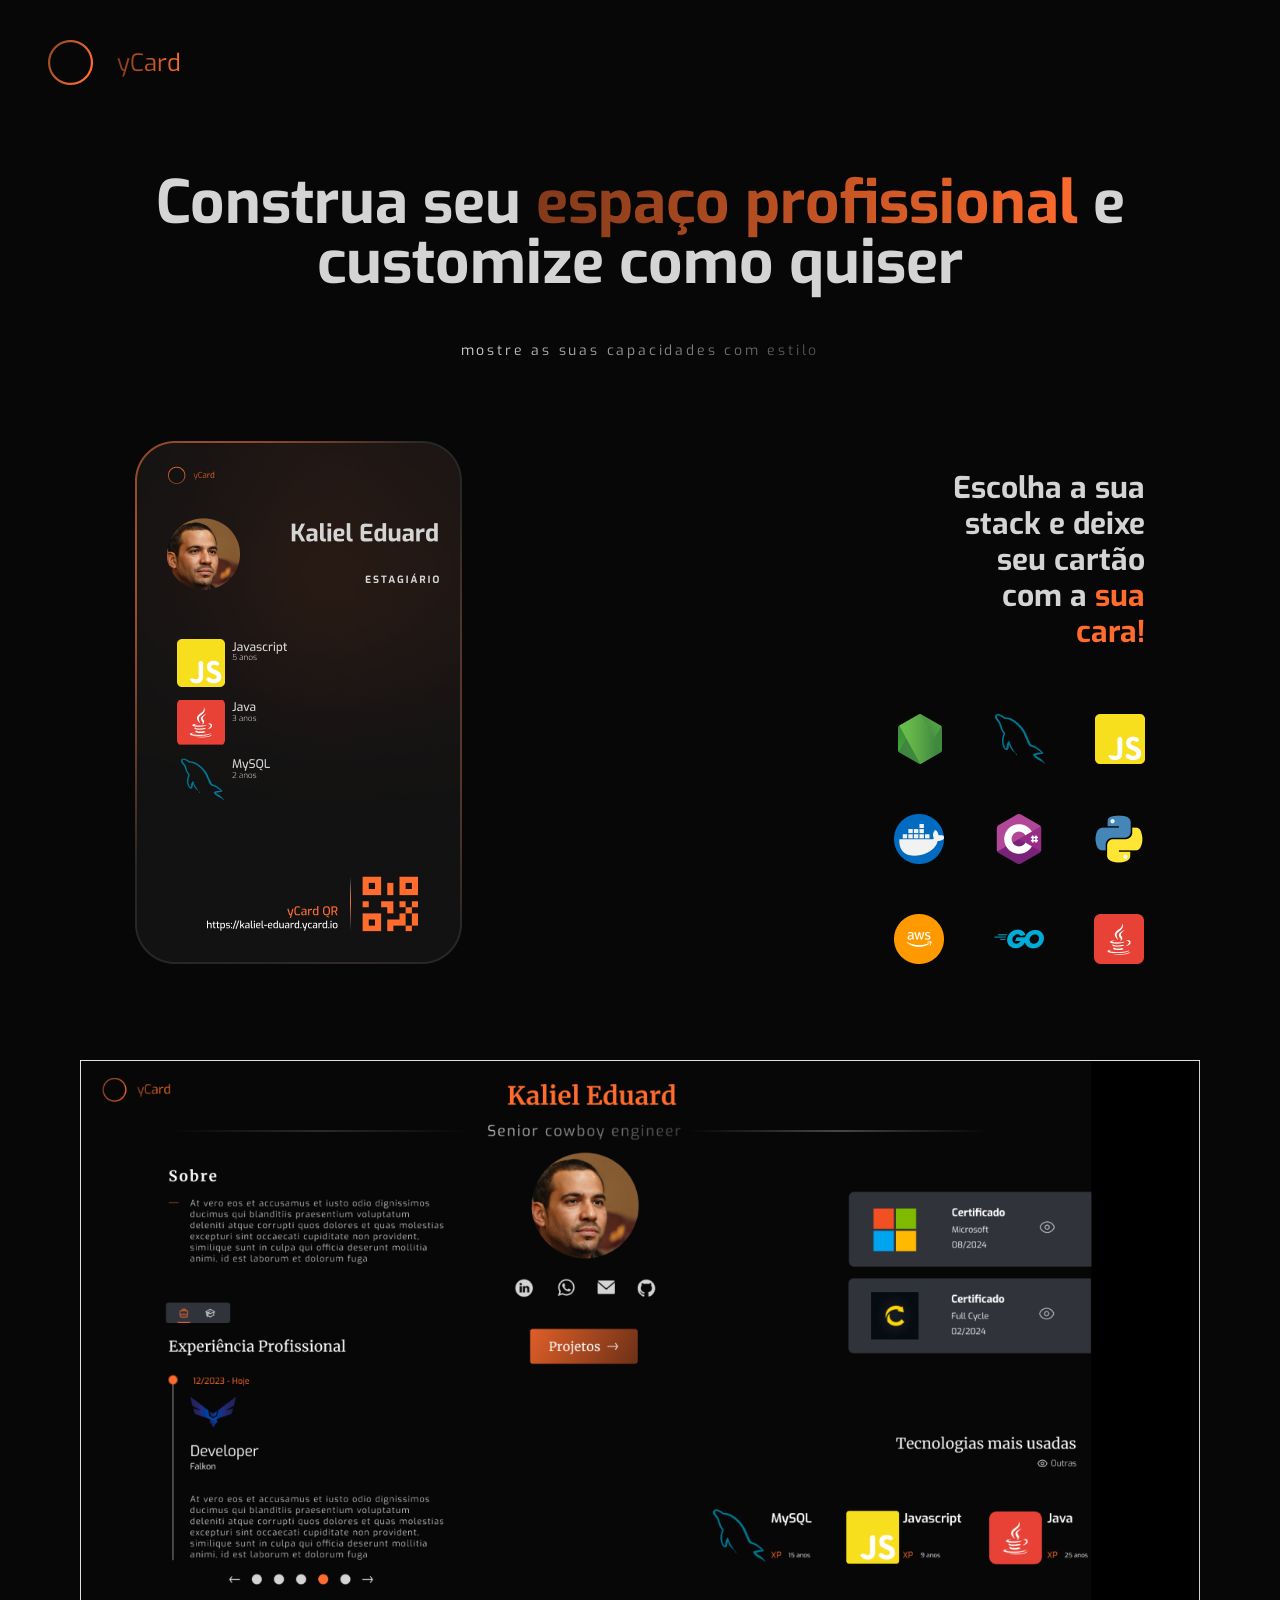
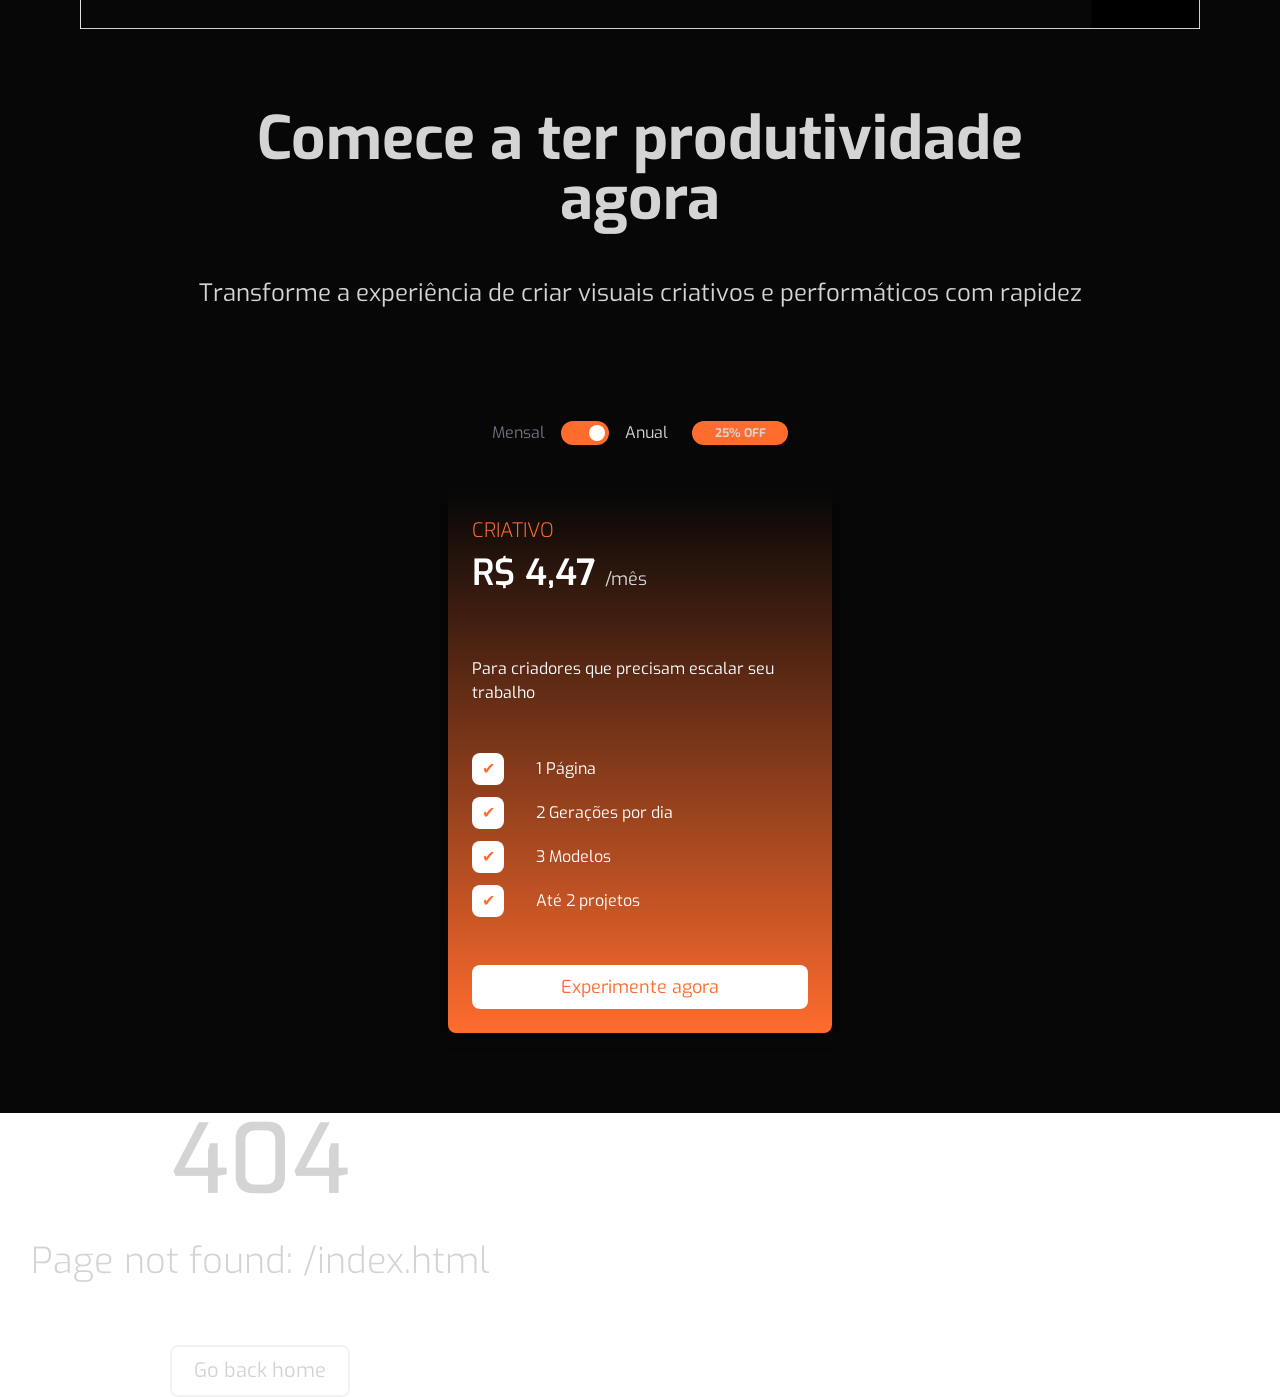
<file: index.html>
<!DOCTYPE html><html  data-capo=""><head><meta charset="utf-8">
<meta name="viewport" content="width=device-width, initial-scale=1">
<style>@import url("https://fonts.googleapis.com/css2?family=Exo:wght@400;500;700&display=swap");*,:after,:before{--tw-border-spacing-x:0;--tw-border-spacing-y:0;--tw-translate-x:0;--tw-translate-y:0;--tw-rotate:0;--tw-skew-x:0;--tw-skew-y:0;--tw-scale-x:1;--tw-scale-y:1;--tw-pan-x: ;--tw-pan-y: ;--tw-pinch-zoom: ;--tw-scroll-snap-strictness:proximity;--tw-gradient-from-position: ;--tw-gradient-via-position: ;--tw-gradient-to-position: ;--tw-ordinal: ;--tw-slashed-zero: ;--tw-numeric-figure: ;--tw-numeric-spacing: ;--tw-numeric-fraction: ;--tw-ring-inset: ;--tw-ring-offset-width:0px;--tw-ring-offset-color:#fff;--tw-ring-color:rgba(59,130,246,.5);--tw-ring-offset-shadow:0 0 #0000;--tw-ring-shadow:0 0 #0000;--tw-shadow:0 0 #0000;--tw-shadow-colored:0 0 #0000;--tw-blur: ;--tw-brightness: ;--tw-contrast: ;--tw-grayscale: ;--tw-hue-rotate: ;--tw-invert: ;--tw-saturate: ;--tw-sepia: ;--tw-drop-shadow: ;--tw-backdrop-blur: ;--tw-backdrop-brightness: ;--tw-backdrop-contrast: ;--tw-backdrop-grayscale: ;--tw-backdrop-hue-rotate: ;--tw-backdrop-invert: ;--tw-backdrop-opacity: ;--tw-backdrop-saturate: ;--tw-backdrop-sepia: ;--tw-contain-size: ;--tw-contain-layout: ;--tw-contain-paint: ;--tw-contain-style: }::backdrop{--tw-border-spacing-x:0;--tw-border-spacing-y:0;--tw-translate-x:0;--tw-translate-y:0;--tw-rotate:0;--tw-skew-x:0;--tw-skew-y:0;--tw-scale-x:1;--tw-scale-y:1;--tw-pan-x: ;--tw-pan-y: ;--tw-pinch-zoom: ;--tw-scroll-snap-strictness:proximity;--tw-gradient-from-position: ;--tw-gradient-via-position: ;--tw-gradient-to-position: ;--tw-ordinal: ;--tw-slashed-zero: ;--tw-numeric-figure: ;--tw-numeric-spacing: ;--tw-numeric-fraction: ;--tw-ring-inset: ;--tw-ring-offset-width:0px;--tw-ring-offset-color:#fff;--tw-ring-color:rgba(59,130,246,.5);--tw-ring-offset-shadow:0 0 #0000;--tw-ring-shadow:0 0 #0000;--tw-shadow:0 0 #0000;--tw-shadow-colored:0 0 #0000;--tw-blur: ;--tw-brightness: ;--tw-contrast: ;--tw-grayscale: ;--tw-hue-rotate: ;--tw-invert: ;--tw-saturate: ;--tw-sepia: ;--tw-drop-shadow: ;--tw-backdrop-blur: ;--tw-backdrop-brightness: ;--tw-backdrop-contrast: ;--tw-backdrop-grayscale: ;--tw-backdrop-hue-rotate: ;--tw-backdrop-invert: ;--tw-backdrop-opacity: ;--tw-backdrop-saturate: ;--tw-backdrop-sepia: ;--tw-contain-size: ;--tw-contain-layout: ;--tw-contain-paint: ;--tw-contain-style: }

/*! tailwindcss v3.4.12 | MIT License | https://tailwindcss.com*/*,:after,:before{border:0 solid #e5e7eb;box-sizing:border-box}:after,:before{--tw-content:""}:host,html{line-height:1.5;-webkit-text-size-adjust:100%;font-family:ui-sans-serif,system-ui,sans-serif,Apple Color Emoji,Segoe UI Emoji,Segoe UI Symbol,Noto Color Emoji;font-feature-settings:normal;font-variation-settings:normal;-moz-tab-size:4;-o-tab-size:4;tab-size:4;-webkit-tap-highlight-color:transparent}body{line-height:inherit;margin:0}hr{border-top-width:1px;color:inherit;height:0}abbr:where([title]){-webkit-text-decoration:underline dotted;text-decoration:underline dotted}h1,h2,h3,h4,h5,h6{font-size:inherit;font-weight:inherit}a{color:inherit;text-decoration:inherit}b,strong{font-weight:bolder}code,kbd,pre,samp{font-family:ui-monospace,SFMono-Regular,Menlo,Monaco,Consolas,Liberation Mono,Courier New,monospace;font-feature-settings:normal;font-size:1em;font-variation-settings:normal}small{font-size:80%}sub,sup{font-size:75%;line-height:0;position:relative;vertical-align:baseline}sub{bottom:-.25em}sup{top:-.5em}table{border-collapse:collapse;border-color:inherit;text-indent:0}button,input,optgroup,select,textarea{color:inherit;font-family:inherit;font-feature-settings:inherit;font-size:100%;font-variation-settings:inherit;font-weight:inherit;letter-spacing:inherit;line-height:inherit;margin:0;padding:0}button,select{text-transform:none}button,input:where([type=button]),input:where([type=reset]),input:where([type=submit]){-webkit-appearance:button;background-color:transparent;background-image:none}:-moz-focusring{outline:auto}:-moz-ui-invalid{box-shadow:none}progress{vertical-align:baseline}::-webkit-inner-spin-button,::-webkit-outer-spin-button{height:auto}[type=search]{-webkit-appearance:textfield;outline-offset:-2px}::-webkit-search-decoration{-webkit-appearance:none}::-webkit-file-upload-button{-webkit-appearance:button;font:inherit}summary{display:list-item}blockquote,dd,dl,figure,h1,h2,h3,h4,h5,h6,hr,p,pre{margin:0}fieldset{margin:0}fieldset,legend{padding:0}menu,ol,ul{list-style:none;margin:0;padding:0}dialog{padding:0}textarea{resize:vertical}input::-moz-placeholder,textarea::-moz-placeholder{color:#9ca3af;opacity:1}input::placeholder,textarea::placeholder{color:#9ca3af;opacity:1}[role=button],button{cursor:pointer}:disabled{cursor:default}audio,canvas,embed,iframe,img,object,svg,video{display:block;vertical-align:middle}img,video{height:auto;max-width:100%}[hidden]{display:none}.absolute{position:absolute}.relative{position:relative}.right-20{right:5rem}.top-20{top:5rem}.z-0{z-index:0}.z-10{z-index:10}.mb-20{margin-bottom:5rem}.ml-6{margin-left:1.5rem}.mr-4{margin-right:1rem}.mt-10{margin-top:2.5rem}.mt-12{margin-top:3rem}.mt-16{margin-top:4rem}.mt-2{margin-top:.5rem}.mt-20{margin-top:5rem}.mt-24{margin-top:6rem}.mt-4{margin-top:1rem}.mt-8{margin-top:2rem}.flex{display:flex}.hidden{display:none}.h-4{height:1rem}.h-6{height:1.5rem}.w-10\/12{width:83.333333%}.w-12{width:3rem}.w-2\/3{width:66.666667%}.w-24{width:6rem}.w-4{width:1rem}.w-6{width:1.5rem}.w-fit{width:-moz-fit-content;width:fit-content}.w-full{width:100%}.max-w-sm{max-width:24rem}.flex-grow{flex-grow:1}.translate-x-6{--tw-translate-x:1.5rem}.transform,.translate-x-6{transform:translate(var(--tw-translate-x),var(--tw-translate-y)) rotate(var(--tw-rotate)) skewX(var(--tw-skew-x)) skewY(var(--tw-skew-y)) scaleX(var(--tw-scale-x)) scaleY(var(--tw-scale-y))}.cursor-pointer{cursor:pointer}.flex-col{flex-direction:column}.items-center{align-items:center}.justify-center{justify-content:center}.space-x-2>:not([hidden])~:not([hidden]){--tw-space-x-reverse:0;margin-left:calc(.5rem*(1 - var(--tw-space-x-reverse)));margin-right:calc(.5rem*var(--tw-space-x-reverse))}.space-x-4>:not([hidden])~:not([hidden]){--tw-space-x-reverse:0;margin-left:calc(1rem*(1 - var(--tw-space-x-reverse)));margin-right:calc(1rem*var(--tw-space-x-reverse))}.space-x-8>:not([hidden])~:not([hidden]){--tw-space-x-reverse:0;margin-left:calc(2rem*(1 - var(--tw-space-x-reverse)));margin-right:calc(2rem*var(--tw-space-x-reverse))}.space-y-3>:not([hidden])~:not([hidden]){--tw-space-y-reverse:0;margin-bottom:calc(.75rem*var(--tw-space-y-reverse));margin-top:calc(.75rem*(1 - var(--tw-space-y-reverse)))}.rounded-full{border-radius:9999px}.rounded-lg{border-radius:.5rem}.bg-dark{--tw-bg-opacity:1;background-color:rgb(7 7 7/var(--tw-bg-opacity))}.bg-gray-700{--tw-bg-opacity:1;background-color:rgb(55 65 81/var(--tw-bg-opacity))}.bg-primary{--tw-bg-opacity:1;background-color:rgb(255 108 46/var(--tw-bg-opacity))}.bg-transparent{background-color:transparent}.bg-white{--tw-bg-opacity:1;background-color:rgb(255 255 255/var(--tw-bg-opacity))}.p-1{padding:.25rem}.p-10{padding:2.5rem}.p-2{padding:.5rem}.p-20{padding:5rem}.p-4{padding:1rem}.p-6{padding:1.5rem}.px-2{padding-left:.5rem;padding-right:.5rem}.py-1{padding-bottom:.25rem;padding-top:.25rem}.py-2{padding-bottom:.5rem;padding-top:.5rem}.text-center{text-align:center}.text-2xl{font-size:1.5rem;line-height:2rem}.text-3xl{font-size:1.875rem;line-height:2.25rem}.text-4xl{font-size:2.25rem;line-height:2.5rem}.text-lg{font-size:1.125rem;line-height:1.75rem}.text-sm{font-size:.875rem;line-height:1.25rem}.text-xl{font-size:1.25rem;line-height:1.75rem}.text-xs{font-size:.75rem;line-height:1rem}.font-bold{font-weight:700}.font-light{font-weight:300}.font-normal{font-weight:400}.font-semibold{font-weight:600}.text-gray-500{--tw-text-opacity:1;color:rgb(107 114 128/var(--tw-text-opacity))}.text-primary{--tw-text-opacity:1;color:rgb(255 108 46/var(--tw-text-opacity))}.text-secondary{--tw-text-opacity:1;color:rgb(49 51 59/var(--tw-text-opacity))}.text-white{--tw-text-opacity:1;color:rgb(255 255 255/var(--tw-text-opacity))}.shadow-lg{--tw-shadow:0 10px 15px -3px rgba(0,0,0,.1),0 4px 6px -4px rgba(0,0,0,.1);--tw-shadow-colored:0 10px 15px -3px var(--tw-shadow-color),0 4px 6px -4px var(--tw-shadow-color);box-shadow:var(--tw-ring-offset-shadow,0 0 #0000),var(--tw-ring-shadow,0 0 #0000),var(--tw-shadow)}.transition-colors{transition-duration:.15s;transition-property:color,background-color,border-color,text-decoration-color,fill,stroke;transition-timing-function:cubic-bezier(.4,0,.2,1)}.transition-transform{transition-duration:.15s;transition-property:transform;transition-timing-function:cubic-bezier(.4,0,.2,1)}:root{--color-primary:#ff6c2e;--background-color:#070707;--font-color:#d4d4d4;--dark:#070707}*{color:var(--font-color);font-family:Exo,sans-serif}.linear-dark-text{background:linear-gradient(to right,var(--dark) -100%,var(--color-primary));-webkit-background-clip:text;-webkit-text-fill-color:transparent}.linear-light-text{background:linear-gradient(to right,var(--font-color),var(--dark) 150%);-webkit-background-clip:text;-webkit-text-fill-color:transparent}.linear-container{background:linear-gradient(to top,var(--color-primary),var(--dark))}.hover\:bg-gray-300:hover{--tw-bg-opacity:1;background-color:rgb(209 213 219/var(--tw-bg-opacity))}.hover\:bg-orange-800:hover{--tw-bg-opacity:1;background-color:rgb(154 52 18/var(--tw-bg-opacity))}@media (min-width:1024px){.lg\:ml-12{margin-left:3rem}.lg\:mr-auto{margin-right:auto}.lg\:mt-0{margin-top:0}.lg\:mt-auto{margin-top:auto}.lg\:w-1\/2{width:50%}.lg\:w-1\/3{width:33.333333%}.lg\:w-full{width:100%}.lg\:flex-row{flex-direction:row}.lg\:items-end{align-items:flex-end}.lg\:justify-center{justify-content:center}.lg\:space-x-64>:not([hidden])~:not([hidden]){--tw-space-x-reverse:0;margin-left:calc(16rem*(1 - var(--tw-space-x-reverse)));margin-right:calc(16rem*var(--tw-space-x-reverse))}.lg\:text-right{text-align:right}.lg\:text-2xl{font-size:1.5rem;line-height:2rem}.lg\:text-3xl{font-size:1.875rem;line-height:2.25rem}.lg\:text-6xl{font-size:3.75rem;line-height:1}}</style>
<style>.title[data-v-9dd36fce]{max-width:1200px}</style>
<style>.check-box[data-v-da3dc729]{border-radius:8px;padding:16px}</style>
<link rel="preload" as="fetch" crossorigin="anonymous" href="/_payload.json?8318a8e1-67ab-4a75-a7f9-64011640892a">
<link rel="modulepreload" as="script" crossorigin href="/_nuxt/Dbm0k5gA.js">
<link rel="modulepreload" as="script" crossorigin href="/_nuxt/DhPIBBgq.js">
<link rel="prefetch" as="script" crossorigin href="/_nuxt/Cs9T6SJB.js">
<link rel="prefetch" as="script" crossorigin href="/_nuxt/tyH7UFsG.js">
<link rel="prefetch" as="script" crossorigin href="/_nuxt/oy2mrQcP.js">
<link rel="prefetch" as="image" type="image/png" href="/_nuxt/logo-ycard-bigger.B6vfu8tA.png">
<link rel="prefetch" as="image" type="image/png" href="/_nuxt/card.BCu4bhkm.png">
<link rel="prefetch" as="image" type="image/png" href="/_nuxt/tech-icons.BR_L5zFy.png">
<link rel="prefetch" as="image" type="image/png" href="/_nuxt/app.DFzFA8Hm.png">
<script type="module" src="/_nuxt/Dbm0k5gA.js" crossorigin></script></head><body><div id="__nuxt"><div><div class="bg-dark flex flex-col items-center" data-v-9dd36fce><div class="flex items-center justify-center mt-10 lg:mr-auto" data-v-9dd36fce><img class="lg:ml-12" src="[data-uri]" alt="ycard-logo" data-v-9dd36fce><span class="linear-dark-text ml-6 text-2xl" data-v-9dd36fce>yCard</span></div><div class="flex bg-transparent mt-10 p-10" style="position:relative;height:auto;" data-v-9dd36fce><div class="flex-grow z-10 bg-transparent p-2" style="width:100%;" data-v-9dd36fce><h1 class="title text-4xl tablet:text-7xl font-bold text-center bg-transparent lg:text-6xl" style="width:100%;" data-v-9dd36fce> Construa seu <span class="linear-dark-text" data-v-9dd36fce> espaço profissional </span> e customize como quiser </h1></div><img class="hidden laptop:block absolute top-20 right-20 z-0" src="/_nuxt/logo-ycard-bigger.B6vfu8tA.png" alt="logo-blur" data-v-9dd36fce></div><div class="flex items-center justify-center" data-v-9dd36fce><p class="linear-light-text tablet:text-xl z-10 text-sm lg:mt-0" style="letter-spacing:0.2em;" data-v-9dd36fce> mostre as suas capacidades com estilo </p></div><div class="flex flex-col items-center mt-20 lg:flex-row lg:space-x-64 lg:justify-center lg:w-full" data-v-9dd36fce><img class="lg:mt-auto w-fit" src="/_nuxt/card.BCu4bhkm.png" alt="card" data-v-9dd36fce><div class="mt-20 flex flex-col text-2xl font-bold text-center w-full lg:w-1/3 lg:mt-auto lg:items-end" data-v-9dd36fce><div class="lg:text-3xl lg:w-1/2 lg:text-right" data-v-9dd36fce> Escolha a sua stack e deixe seu cartão com a <span style="color:var(--color-primary);" data-v-9dd36fce>sua cara!</span></div><div class="w-full mt-16 flex flex-col justify-center items-center lg:items-end" data-v-9dd36fce><div class="" data-v-9dd36fce><img src="/_nuxt/tech-icons.BR_L5zFy.png" alt="tech-icons" data-v-9dd36fce></div></div></div></div><img class="w-fit p-20 mt-4" src="/_nuxt/app.DFzFA8Hm.png" alt="card" data-v-9dd36fce><div class="text-3xl font-bold text-center w-2/3 lg:text-6xl" data-v-9dd36fce> Comece a ter produtividade agora </div><div class="p-4 text-center mt-8 lg:text-2xl" data-v-9dd36fce> Transforme a experiência de criar visuais criativos e performáticos com rapidez </div><div class="flex items-center space-x-4 mt-24" data-v-9dd36fce><span class="text-gray-500">Mensal</span><div class="relative cursor-pointer"><div class="bg-primary bg-gray-700 w-12 h-6 rounded-full p-1 transition-colors"><div class="translate-x-6 bg-white w-4 h-4 rounded-full transition-transform transform"></div></div></div><div class="flex items-center space-x-2"><span class="mr-4">Anual</span><span class="white bg-primary px-2 py-1 rounded-full text-xs font-bold w-24 text-center"> 25% OFF </span></div></div><div class="rounded-lg shadow-lg p-6 w-10/12 max-w-sm mb-20 linear-container mt-12" data-v-9dd36fce data-v-da3dc729><h2 class="text-primary text-xl font-light" data-v-da3dc729>CRIATIVO</h2><p class="text-white text-4xl font-semibold mt-2" data-v-da3dc729>R$ 4,47 <span class="text-lg font-normal" data-v-da3dc729>/mês</span></p><p class="text-white mt-16" data-v-da3dc729>Para criadores que precisam escalar seu trabalho</p><ul class="mt-12 space-y-3" data-v-da3dc729><li class="flex items-center space-x-8" data-v-da3dc729><span class="check-box bg-white text-primary w-6 h-6 flex items-center justify-center" data-v-da3dc729>✔</span><span class="text-white" data-v-da3dc729>1 Página</span></li><li class="flex items-center space-x-8" data-v-da3dc729><span class="check-box bg-white text-primary w-6 h-6 flex items-center justify-center" data-v-da3dc729>✔</span><span class="text-white" data-v-da3dc729>2 Gerações por dia</span></li><li class="flex items-center space-x-8" data-v-da3dc729><span class="check-box bg-white text-primary w-6 h-6 flex items-center justify-center" data-v-da3dc729>✔</span><span class="text-white" data-v-da3dc729>3 Modelos</span></li><li class="flex items-center space-x-8" data-v-da3dc729><span class="check-box bg-white text-primary w-6 h-6 flex items-center justify-center" data-v-da3dc729>✔</span><span class="text-white" data-v-da3dc729>Até 2 projetos</span></li></ul><button class="bg-white mt-12 w-full text-primary text-lg py-2 rounded-lg hover:bg-gray-300 transition-colors" data-v-da3dc729> Experimente agora </button></div></div></div></div><div id="teleports"></div><script type="application/json" data-nuxt-data="nuxt-app" data-ssr="true" id="__NUXT_DATA__" data-src="/_payload.json?8318a8e1-67ab-4a75-a7f9-64011640892a">[{"state":1,"once":3,"_errors":4,"serverRendered":6,"path":7,"prerenderedAt":8},["Reactive",2],{},["Set"],["ShallowReactive",5],{},true,"/",1727020494072]</script>
<script>window.__NUXT__={};window.__NUXT__.config={public:{},app:{baseURL:"/",buildId:"8318a8e1-67ab-4a75-a7f9-64011640892a",buildAssetsDir:"/_nuxt/",cdnURL:""}}</script></body></html>
</file>
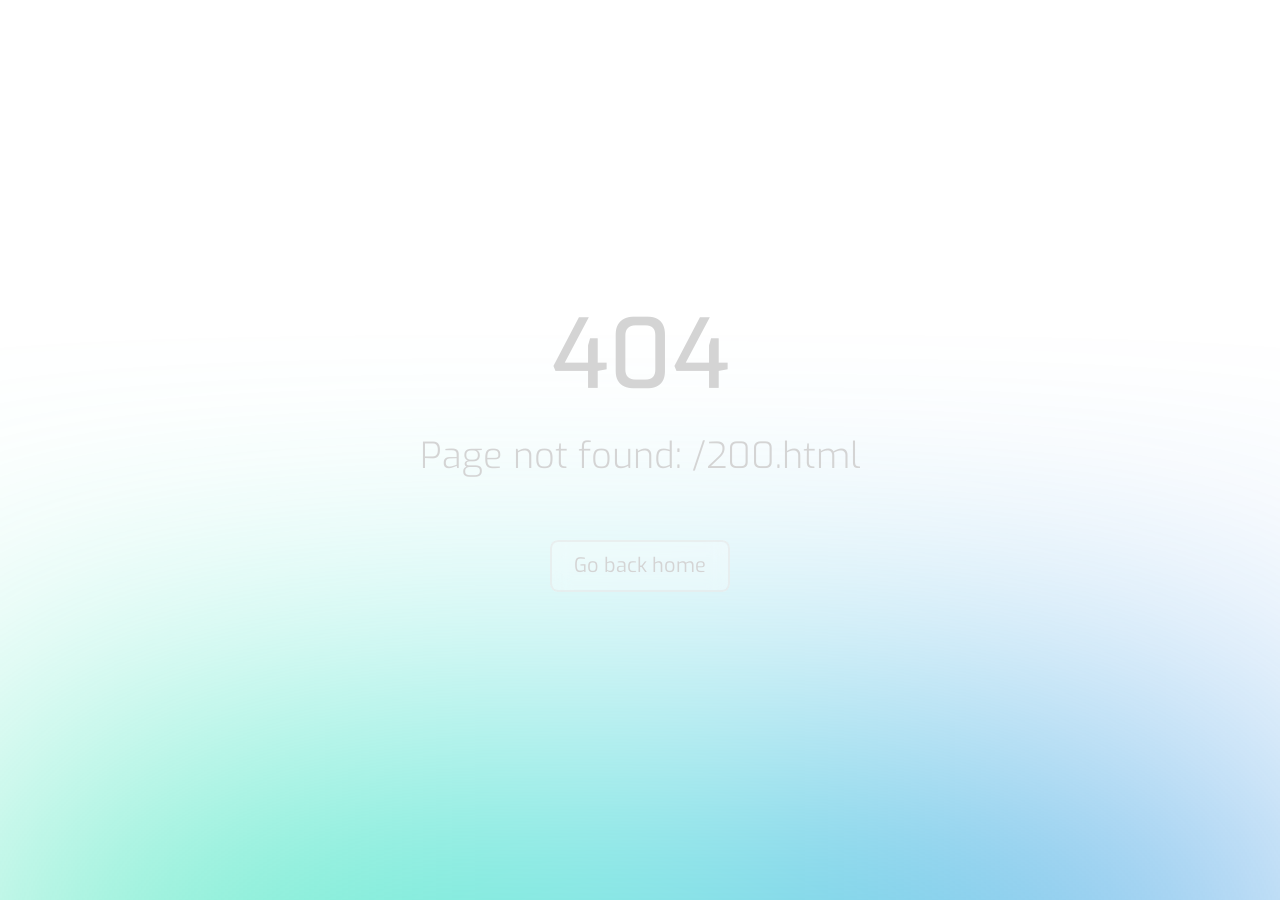
<file: 200.html>
<!DOCTYPE html><html  data-capo=""><head><meta charset="utf-8">
<meta name="viewport" content="width=device-width, initial-scale=1">
<style>@import url("https://fonts.googleapis.com/css2?family=Exo:wght@400;500;700&display=swap");*,:after,:before{--tw-border-spacing-x:0;--tw-border-spacing-y:0;--tw-translate-x:0;--tw-translate-y:0;--tw-rotate:0;--tw-skew-x:0;--tw-skew-y:0;--tw-scale-x:1;--tw-scale-y:1;--tw-pan-x: ;--tw-pan-y: ;--tw-pinch-zoom: ;--tw-scroll-snap-strictness:proximity;--tw-gradient-from-position: ;--tw-gradient-via-position: ;--tw-gradient-to-position: ;--tw-ordinal: ;--tw-slashed-zero: ;--tw-numeric-figure: ;--tw-numeric-spacing: ;--tw-numeric-fraction: ;--tw-ring-inset: ;--tw-ring-offset-width:0px;--tw-ring-offset-color:#fff;--tw-ring-color:rgba(59,130,246,.5);--tw-ring-offset-shadow:0 0 #0000;--tw-ring-shadow:0 0 #0000;--tw-shadow:0 0 #0000;--tw-shadow-colored:0 0 #0000;--tw-blur: ;--tw-brightness: ;--tw-contrast: ;--tw-grayscale: ;--tw-hue-rotate: ;--tw-invert: ;--tw-saturate: ;--tw-sepia: ;--tw-drop-shadow: ;--tw-backdrop-blur: ;--tw-backdrop-brightness: ;--tw-backdrop-contrast: ;--tw-backdrop-grayscale: ;--tw-backdrop-hue-rotate: ;--tw-backdrop-invert: ;--tw-backdrop-opacity: ;--tw-backdrop-saturate: ;--tw-backdrop-sepia: ;--tw-contain-size: ;--tw-contain-layout: ;--tw-contain-paint: ;--tw-contain-style: }::backdrop{--tw-border-spacing-x:0;--tw-border-spacing-y:0;--tw-translate-x:0;--tw-translate-y:0;--tw-rotate:0;--tw-skew-x:0;--tw-skew-y:0;--tw-scale-x:1;--tw-scale-y:1;--tw-pan-x: ;--tw-pan-y: ;--tw-pinch-zoom: ;--tw-scroll-snap-strictness:proximity;--tw-gradient-from-position: ;--tw-gradient-via-position: ;--tw-gradient-to-position: ;--tw-ordinal: ;--tw-slashed-zero: ;--tw-numeric-figure: ;--tw-numeric-spacing: ;--tw-numeric-fraction: ;--tw-ring-inset: ;--tw-ring-offset-width:0px;--tw-ring-offset-color:#fff;--tw-ring-color:rgba(59,130,246,.5);--tw-ring-offset-shadow:0 0 #0000;--tw-ring-shadow:0 0 #0000;--tw-shadow:0 0 #0000;--tw-shadow-colored:0 0 #0000;--tw-blur: ;--tw-brightness: ;--tw-contrast: ;--tw-grayscale: ;--tw-hue-rotate: ;--tw-invert: ;--tw-saturate: ;--tw-sepia: ;--tw-drop-shadow: ;--tw-backdrop-blur: ;--tw-backdrop-brightness: ;--tw-backdrop-contrast: ;--tw-backdrop-grayscale: ;--tw-backdrop-hue-rotate: ;--tw-backdrop-invert: ;--tw-backdrop-opacity: ;--tw-backdrop-saturate: ;--tw-backdrop-sepia: ;--tw-contain-size: ;--tw-contain-layout: ;--tw-contain-paint: ;--tw-contain-style: }

/*! tailwindcss v3.4.12 | MIT License | https://tailwindcss.com*/*,:after,:before{border:0 solid #e5e7eb;box-sizing:border-box}:after,:before{--tw-content:""}:host,html{line-height:1.5;-webkit-text-size-adjust:100%;font-family:ui-sans-serif,system-ui,sans-serif,Apple Color Emoji,Segoe UI Emoji,Segoe UI Symbol,Noto Color Emoji;font-feature-settings:normal;font-variation-settings:normal;-moz-tab-size:4;-o-tab-size:4;tab-size:4;-webkit-tap-highlight-color:transparent}body{line-height:inherit;margin:0}hr{border-top-width:1px;color:inherit;height:0}abbr:where([title]){-webkit-text-decoration:underline dotted;text-decoration:underline dotted}h1,h2,h3,h4,h5,h6{font-size:inherit;font-weight:inherit}a{color:inherit;text-decoration:inherit}b,strong{font-weight:bolder}code,kbd,pre,samp{font-family:ui-monospace,SFMono-Regular,Menlo,Monaco,Consolas,Liberation Mono,Courier New,monospace;font-feature-settings:normal;font-size:1em;font-variation-settings:normal}small{font-size:80%}sub,sup{font-size:75%;line-height:0;position:relative;vertical-align:baseline}sub{bottom:-.25em}sup{top:-.5em}table{border-collapse:collapse;border-color:inherit;text-indent:0}button,input,optgroup,select,textarea{color:inherit;font-family:inherit;font-feature-settings:inherit;font-size:100%;font-variation-settings:inherit;font-weight:inherit;letter-spacing:inherit;line-height:inherit;margin:0;padding:0}button,select{text-transform:none}button,input:where([type=button]),input:where([type=reset]),input:where([type=submit]){-webkit-appearance:button;background-color:transparent;background-image:none}:-moz-focusring{outline:auto}:-moz-ui-invalid{box-shadow:none}progress{vertical-align:baseline}::-webkit-inner-spin-button,::-webkit-outer-spin-button{height:auto}[type=search]{-webkit-appearance:textfield;outline-offset:-2px}::-webkit-search-decoration{-webkit-appearance:none}::-webkit-file-upload-button{-webkit-appearance:button;font:inherit}summary{display:list-item}blockquote,dd,dl,figure,h1,h2,h3,h4,h5,h6,hr,p,pre{margin:0}fieldset{margin:0}fieldset,legend{padding:0}menu,ol,ul{list-style:none;margin:0;padding:0}dialog{padding:0}textarea{resize:vertical}input::-moz-placeholder,textarea::-moz-placeholder{color:#9ca3af;opacity:1}input::placeholder,textarea::placeholder{color:#9ca3af;opacity:1}[role=button],button{cursor:pointer}:disabled{cursor:default}audio,canvas,embed,iframe,img,object,svg,video{display:block;vertical-align:middle}img,video{height:auto;max-width:100%}[hidden]{display:none}.absolute{position:absolute}.relative{position:relative}.right-20{right:5rem}.top-20{top:5rem}.z-0{z-index:0}.z-10{z-index:10}.mb-20{margin-bottom:5rem}.ml-6{margin-left:1.5rem}.mr-4{margin-right:1rem}.mt-10{margin-top:2.5rem}.mt-12{margin-top:3rem}.mt-16{margin-top:4rem}.mt-2{margin-top:.5rem}.mt-20{margin-top:5rem}.mt-24{margin-top:6rem}.mt-4{margin-top:1rem}.mt-8{margin-top:2rem}.flex{display:flex}.hidden{display:none}.h-4{height:1rem}.h-6{height:1.5rem}.w-10\/12{width:83.333333%}.w-12{width:3rem}.w-2\/3{width:66.666667%}.w-24{width:6rem}.w-4{width:1rem}.w-6{width:1.5rem}.w-fit{width:-moz-fit-content;width:fit-content}.w-full{width:100%}.max-w-sm{max-width:24rem}.flex-grow{flex-grow:1}.translate-x-6{--tw-translate-x:1.5rem}.transform,.translate-x-6{transform:translate(var(--tw-translate-x),var(--tw-translate-y)) rotate(var(--tw-rotate)) skewX(var(--tw-skew-x)) skewY(var(--tw-skew-y)) scaleX(var(--tw-scale-x)) scaleY(var(--tw-scale-y))}.cursor-pointer{cursor:pointer}.flex-col{flex-direction:column}.items-center{align-items:center}.justify-center{justify-content:center}.space-x-2>:not([hidden])~:not([hidden]){--tw-space-x-reverse:0;margin-left:calc(.5rem*(1 - var(--tw-space-x-reverse)));margin-right:calc(.5rem*var(--tw-space-x-reverse))}.space-x-4>:not([hidden])~:not([hidden]){--tw-space-x-reverse:0;margin-left:calc(1rem*(1 - var(--tw-space-x-reverse)));margin-right:calc(1rem*var(--tw-space-x-reverse))}.space-x-8>:not([hidden])~:not([hidden]){--tw-space-x-reverse:0;margin-left:calc(2rem*(1 - var(--tw-space-x-reverse)));margin-right:calc(2rem*var(--tw-space-x-reverse))}.space-y-3>:not([hidden])~:not([hidden]){--tw-space-y-reverse:0;margin-bottom:calc(.75rem*var(--tw-space-y-reverse));margin-top:calc(.75rem*(1 - var(--tw-space-y-reverse)))}.rounded-full{border-radius:9999px}.rounded-lg{border-radius:.5rem}.bg-dark{--tw-bg-opacity:1;background-color:rgb(7 7 7/var(--tw-bg-opacity))}.bg-gray-700{--tw-bg-opacity:1;background-color:rgb(55 65 81/var(--tw-bg-opacity))}.bg-primary{--tw-bg-opacity:1;background-color:rgb(255 108 46/var(--tw-bg-opacity))}.bg-transparent{background-color:transparent}.bg-white{--tw-bg-opacity:1;background-color:rgb(255 255 255/var(--tw-bg-opacity))}.p-1{padding:.25rem}.p-10{padding:2.5rem}.p-2{padding:.5rem}.p-20{padding:5rem}.p-4{padding:1rem}.p-6{padding:1.5rem}.px-2{padding-left:.5rem;padding-right:.5rem}.py-1{padding-bottom:.25rem;padding-top:.25rem}.py-2{padding-bottom:.5rem;padding-top:.5rem}.text-center{text-align:center}.text-2xl{font-size:1.5rem;line-height:2rem}.text-3xl{font-size:1.875rem;line-height:2.25rem}.text-4xl{font-size:2.25rem;line-height:2.5rem}.text-lg{font-size:1.125rem;line-height:1.75rem}.text-sm{font-size:.875rem;line-height:1.25rem}.text-xl{font-size:1.25rem;line-height:1.75rem}.text-xs{font-size:.75rem;line-height:1rem}.font-bold{font-weight:700}.font-light{font-weight:300}.font-normal{font-weight:400}.font-semibold{font-weight:600}.text-gray-500{--tw-text-opacity:1;color:rgb(107 114 128/var(--tw-text-opacity))}.text-primary{--tw-text-opacity:1;color:rgb(255 108 46/var(--tw-text-opacity))}.text-secondary{--tw-text-opacity:1;color:rgb(49 51 59/var(--tw-text-opacity))}.text-white{--tw-text-opacity:1;color:rgb(255 255 255/var(--tw-text-opacity))}.shadow-lg{--tw-shadow:0 10px 15px -3px rgba(0,0,0,.1),0 4px 6px -4px rgba(0,0,0,.1);--tw-shadow-colored:0 10px 15px -3px var(--tw-shadow-color),0 4px 6px -4px var(--tw-shadow-color);box-shadow:var(--tw-ring-offset-shadow,0 0 #0000),var(--tw-ring-shadow,0 0 #0000),var(--tw-shadow)}.transition-colors{transition-duration:.15s;transition-property:color,background-color,border-color,text-decoration-color,fill,stroke;transition-timing-function:cubic-bezier(.4,0,.2,1)}.transition-transform{transition-duration:.15s;transition-property:transform;transition-timing-function:cubic-bezier(.4,0,.2,1)}:root{--color-primary:#ff6c2e;--background-color:#070707;--font-color:#d4d4d4;--dark:#070707}*{color:var(--font-color);font-family:Exo,sans-serif}.linear-dark-text{background:linear-gradient(to right,var(--dark) -100%,var(--color-primary));-webkit-background-clip:text;-webkit-text-fill-color:transparent}.linear-light-text{background:linear-gradient(to right,var(--font-color),var(--dark) 150%);-webkit-background-clip:text;-webkit-text-fill-color:transparent}.linear-container{background:linear-gradient(to top,var(--color-primary),var(--dark))}.hover\:bg-gray-300:hover{--tw-bg-opacity:1;background-color:rgb(209 213 219/var(--tw-bg-opacity))}.hover\:bg-orange-800:hover{--tw-bg-opacity:1;background-color:rgb(154 52 18/var(--tw-bg-opacity))}@media (min-width:1024px){.lg\:ml-12{margin-left:3rem}.lg\:mr-auto{margin-right:auto}.lg\:mt-0{margin-top:0}.lg\:mt-auto{margin-top:auto}.lg\:w-1\/2{width:50%}.lg\:w-1\/3{width:33.333333%}.lg\:w-full{width:100%}.lg\:flex-row{flex-direction:row}.lg\:items-end{align-items:flex-end}.lg\:justify-center{justify-content:center}.lg\:space-x-64>:not([hidden])~:not([hidden]){--tw-space-x-reverse:0;margin-left:calc(16rem*(1 - var(--tw-space-x-reverse)));margin-right:calc(16rem*var(--tw-space-x-reverse))}.lg\:text-right{text-align:right}.lg\:text-2xl{font-size:1.5rem;line-height:2rem}.lg\:text-3xl{font-size:1.875rem;line-height:2.25rem}.lg\:text-6xl{font-size:3.75rem;line-height:1}}</style>
<link rel="modulepreload" as="script" crossorigin href="/_nuxt/Dbm0k5gA.js">
<link rel="prefetch" as="script" crossorigin href="/_nuxt/Cs9T6SJB.js">
<link rel="prefetch" as="script" crossorigin href="/_nuxt/tyH7UFsG.js">
<link rel="prefetch" as="script" crossorigin href="/_nuxt/oy2mrQcP.js">
<script type="module" src="/_nuxt/Dbm0k5gA.js" crossorigin></script></head><body><div id="__nuxt"></div><div id="teleports"></div><script type="application/json" data-nuxt-data="nuxt-app" data-ssr="false" id="__NUXT_DATA__">[{"prerenderedAt":1,"serverRendered":2},1727020494073,false]</script>
<script>window.__NUXT__={};window.__NUXT__.config={public:{},app:{baseURL:"/",buildId:"8318a8e1-67ab-4a75-a7f9-64011640892a",buildAssetsDir:"/_nuxt/",cdnURL:""}}</script></body></html>
</file>
